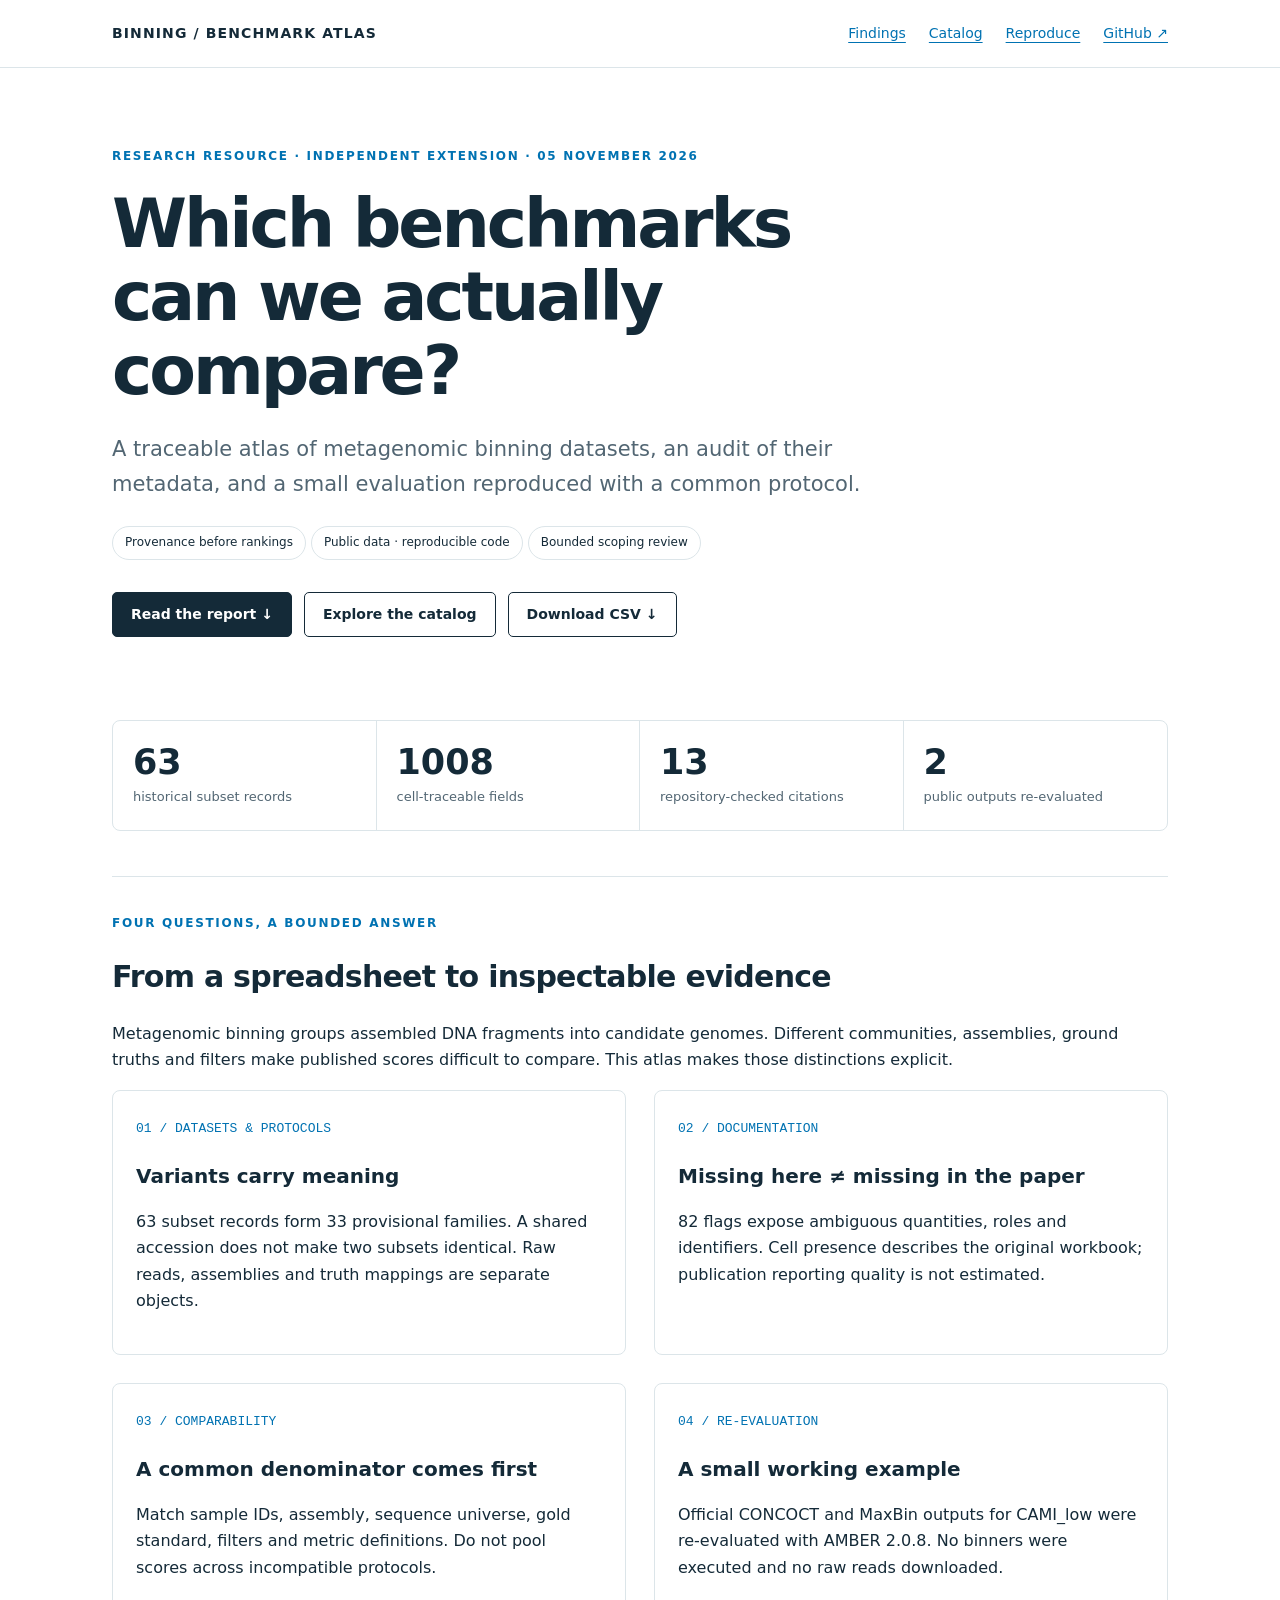
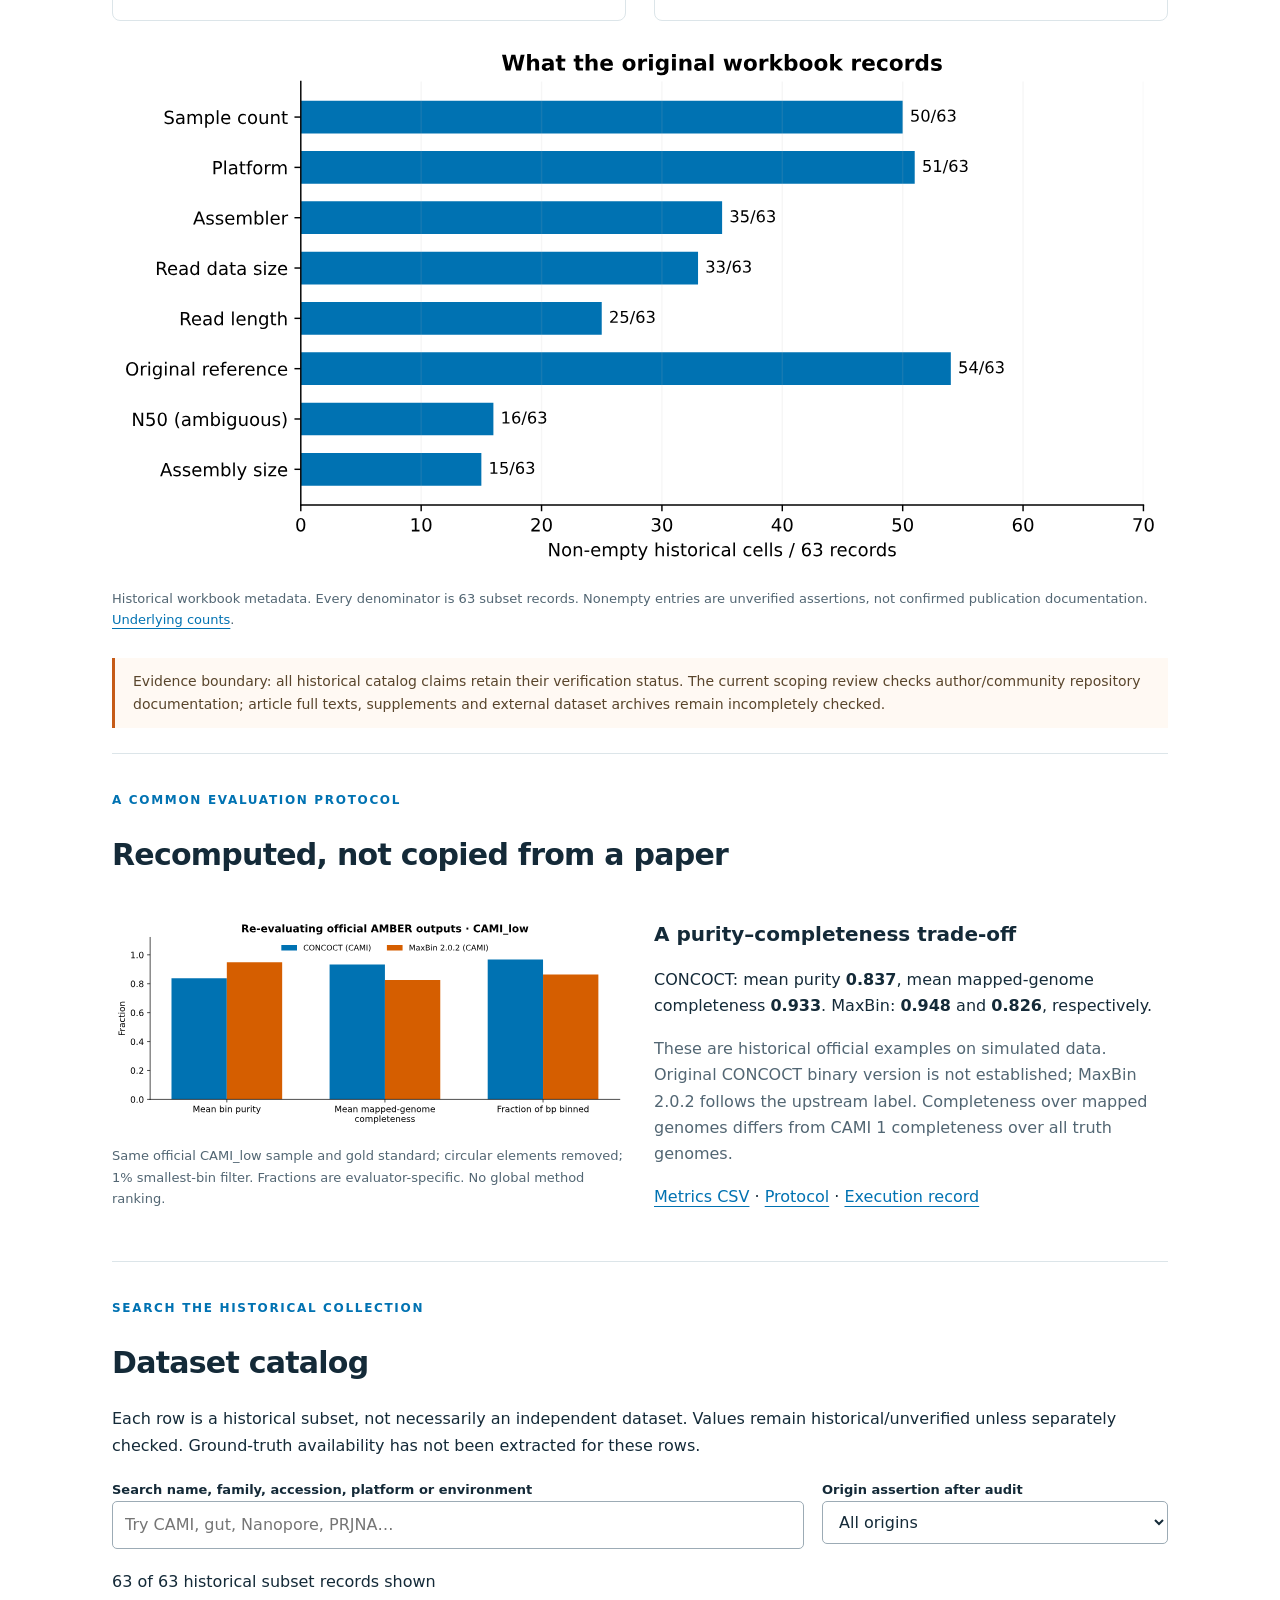
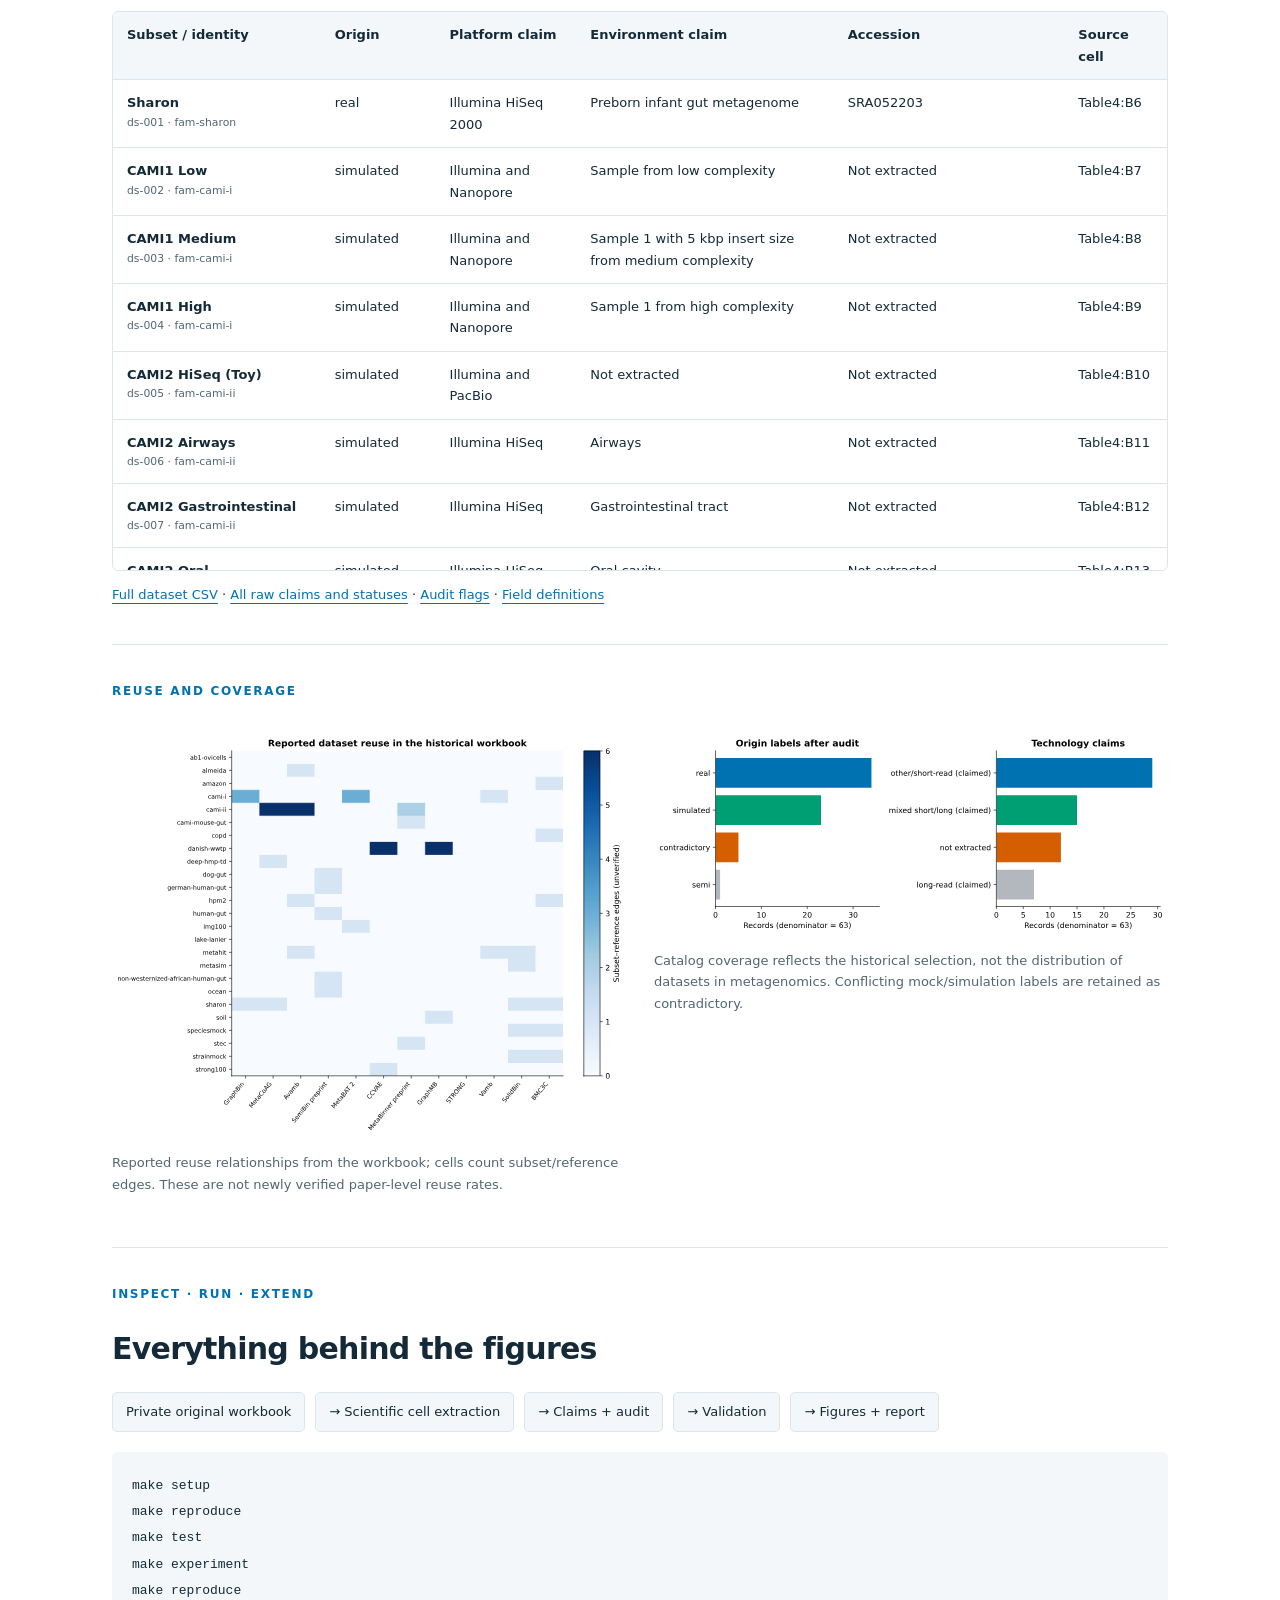
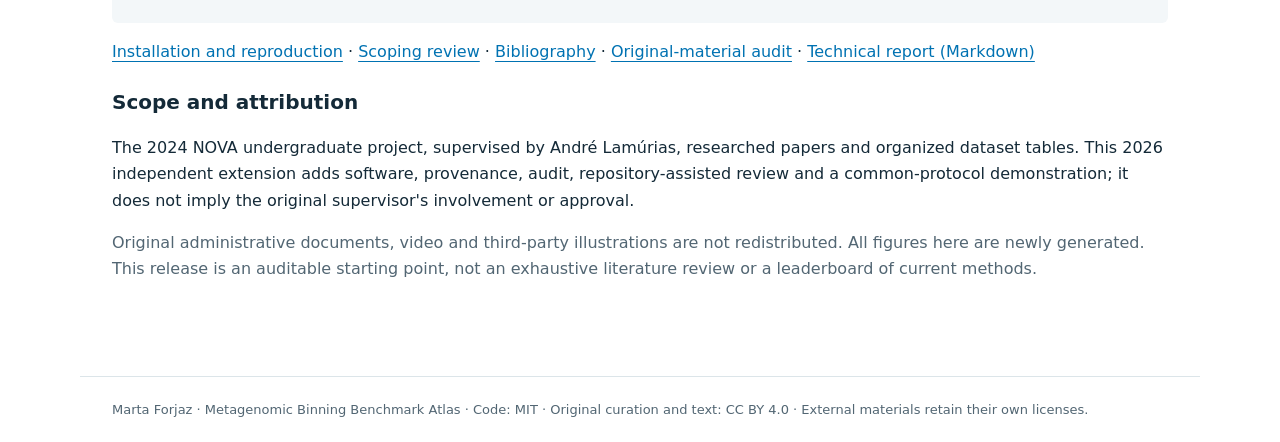
<file: index.html>
<!doctype html><html lang="en"><head><meta charset="utf-8"><meta name="viewport" content="width=device-width,initial-scale=1"><meta name="description" content="A provenance-aware metagenomic binning dataset atlas, historical workbook audit and reproducible AMBER re-evaluation."><title>Metagenomic Binning Benchmark Atlas</title><link rel="stylesheet" href="style.css"><script src="app.js" defer></script></head><body>
<header><nav aria-label="Main navigation"><strong>BINNING / BENCHMARK ATLAS</strong><div><a href="#findings">Findings</a><a href="#catalog">Catalog</a><a href="#reproduce">Reproduce</a><a href="https://github.com/martaforjaz/metagenomic-binning-benchmark-atlas">GitHub ↗</a></div></nav></header>
<main><div class="hero"><p class="eyebrow">Research resource · independent extension · 05 November 2026</p><h1>Which benchmarks<br>can we actually compare?</h1><p class="lead">A traceable atlas of metagenomic binning datasets, an audit of their metadata, and a small evaluation reproduced with a common protocol.</p><div><span class="pill">Provenance before rankings</span><span class="pill">Public data · reproducible code</span><span class="pill">Bounded scoping review</span></div><div class="buttons"><a class="button primary" href="downloads/technical_report.pdf">Read the report ↓</a><a class="button" href="#catalog">Explore the catalog</a><a class="button" href="downloads/datasets.csv">Download CSV ↓</a></div></div>
<div class="stats"><div><strong>63</strong><span>historical subset records</span></div><div><strong>1008</strong><span>cell-traceable fields</span></div><div><strong>13</strong><span>repository-checked citations</span></div><div><strong>2</strong><span>public outputs re-evaluated</span></div></div>
<section id="findings"><p class="eyebrow">Four questions, a bounded answer</p><h2>From a spreadsheet to inspectable evidence</h2><p>Metagenomic binning groups assembled DNA fragments into candidate genomes. Different communities, assemblies, ground truths and filters make published scores difficult to compare. This atlas makes those distinctions explicit.</p><div class="grid"><article class="card"><span class="num">01 / DATASETS & PROTOCOLS</span><h3>Variants carry meaning</h3><p>63 subset records form 33 provisional families. A shared accession does not make two subsets identical. Raw reads, assemblies and truth mappings are separate objects.</p></article><article class="card"><span class="num">02 / DOCUMENTATION</span><h3>Missing here ≠ missing in the paper</h3><p>82 flags expose ambiguous quantities, roles and identifiers. Cell presence describes the original workbook; publication reporting quality is not estimated.</p></article><article class="card"><span class="num">03 / COMPARABILITY</span><h3>A common denominator comes first</h3><p>Match sample IDs, assembly, sequence universe, gold standard, filters and metric definitions. Do not pool scores across incompatible protocols.</p></article><article class="card"><span class="num">04 / RE-EVALUATION</span><h3>A small working example</h3><p>Official CONCOCT and MaxBin outputs for CAMI_low were re-evaluated with AMBER 2.0.8. No binners were executed and no raw reads downloaded.</p></article></div>
<figure><img src="assets/metadata.svg" alt="Horizontal bars counting historical metadata fields present across 63 records"><figcaption>Historical workbook metadata. Every denominator is 63 subset records. Nonempty entries are unverified assertions, not confirmed publication documentation. <a href="downloads/field_presence.csv">Underlying counts</a>.</figcaption></figure>
<div class="note">Evidence boundary: all historical catalog claims retain their verification status. The current scoping review checks author/community repository documentation; article full texts, supplements and external dataset archives remain incompletely checked.</div></section>
<section><p class="eyebrow">A common evaluation protocol</p><h2>Recomputed, not copied from a paper</h2><div class="grid"><figure><img src="assets/evaluation.svg" alt="AMBER mean purity, mapped-genome completeness and binned fraction for two official CAMI_low outputs"><figcaption>Same official CAMI_low sample and gold standard; circular elements removed; 1% smallest-bin filter. Fractions are evaluator-specific. No global method ranking.</figcaption></figure><div><h3>A purity–completeness trade-off</h3><p>CONCOCT: mean purity <strong>0.837</strong>, mean mapped-genome completeness <strong>0.933</strong>. MaxBin: <strong>0.948</strong> and <strong>0.826</strong>, respectively.</p><p class="muted">These are historical official examples on simulated data. Original CONCOCT binary version is not established; MaxBin 2.0.2 follows the upstream label. Completeness over mapped genomes differs from CAMI 1 completeness over all truth genomes.</p><a href="downloads/metrics.csv">Metrics CSV</a> · <a href="downloads/protocol.json">Protocol</a> · <a href="downloads/run.json">Execution record</a></div></div></section>
<section id="catalog"><p class="eyebrow">Search the historical collection</p><h2>Dataset catalog</h2><p>Each row is a historical subset, not necessarily an independent dataset. Values remain historical/unverified unless separately checked. Ground-truth availability has not been extracted for these rows.</p><div class="filters"><div><label for="search">Search name, family, accession, platform or environment</label><input id="search" type="search" placeholder="Try CAMI, gut, Nanopore, PRJNA…"></div><div><label for="origin">Origin assertion after audit</label><select id="origin"><option value="">All origins</option><option value="real">Real (historical)</option><option value="simulated">Simulated (historical)</option><option value="semi">Semi (historical)</option><option value="contradictory">Contradictory</option></select></div></div><p id="count" aria-live="polite">Loading catalog…</p><div class="tablewrap"><table><thead><tr><th scope="col">Subset / identity</th><th scope="col">Origin</th><th scope="col">Platform claim</th><th scope="col">Environment claim</th><th scope="col">Accession</th><th scope="col">Source cell</th></tr></thead><tbody id="catalog-body"></tbody></table></div><p class="download"><a href="downloads/datasets.csv">Full dataset CSV</a> · <a href="downloads/claims.csv">All raw claims and statuses</a> · <a href="downloads/issues.csv">Audit flags</a> · <a href="downloads/data_dictionary.md">Field definitions</a></p></section>
<section><p class="eyebrow">Reuse and coverage</p><div class="grid"><figure><img src="assets/reuse.svg" alt="Matrix of workbook-reported subset reuse by family and selected study"><figcaption>Reported reuse relationships from the workbook; cells count subset/reference edges. These are not newly verified paper-level reuse rates.</figcaption></figure><figure><img src="assets/coverage.svg" alt="Counts of historical origin and technology assertions"><figcaption>Catalog coverage reflects the historical selection, not the distribution of datasets in metagenomics. Conflicting mock/simulation labels are retained as contradictory.</figcaption></figure></div></section>
<section id="reproduce"><p class="eyebrow">Inspect · run · extend</p><h2>Everything behind the figures</h2><div class="workflow"><span>Private original workbook</span><span>→ Scientific cell extraction</span><span>→ Claims + audit</span><span>→ Validation</span><span>→ Figures + report</span></div><pre><code>make setup
make reproduce
make test
make experiment
make reproduce</code></pre><p><a href="https://github.com/martaforjaz/metagenomic-binning-benchmark-atlas/blob/main/docs/reproduce.md">Installation and reproduction</a> · <a href="downloads/review.md">Scoping review</a> · <a href="downloads/bibliography.bib">Bibliography</a> · <a href="downloads/audit.md">Original-material audit</a> · <a href="downloads/technical_report.md">Technical report (Markdown)</a></p><h3>Scope and attribution</h3><p>The 2024 NOVA undergraduate project, supervised by André Lamúrias, researched papers and organized dataset tables. This 2026 independent extension adds software, provenance, audit, repository-assisted review and a common-protocol demonstration; it does not imply the original supervisor's involvement or approval.</p><p class="muted">Original administrative documents, video and third-party illustrations are not redistributed. All figures here are newly generated. This release is an auditable starting point, not an exhaustive literature review or a leaderboard of current methods.</p></section>
</main><footer>Marta Forjaz · Metagenomic Binning Benchmark Atlas · Code: MIT · Original curation and text: CC BY 4.0 · External materials retain their own licenses.</footer></body></html>
</file>
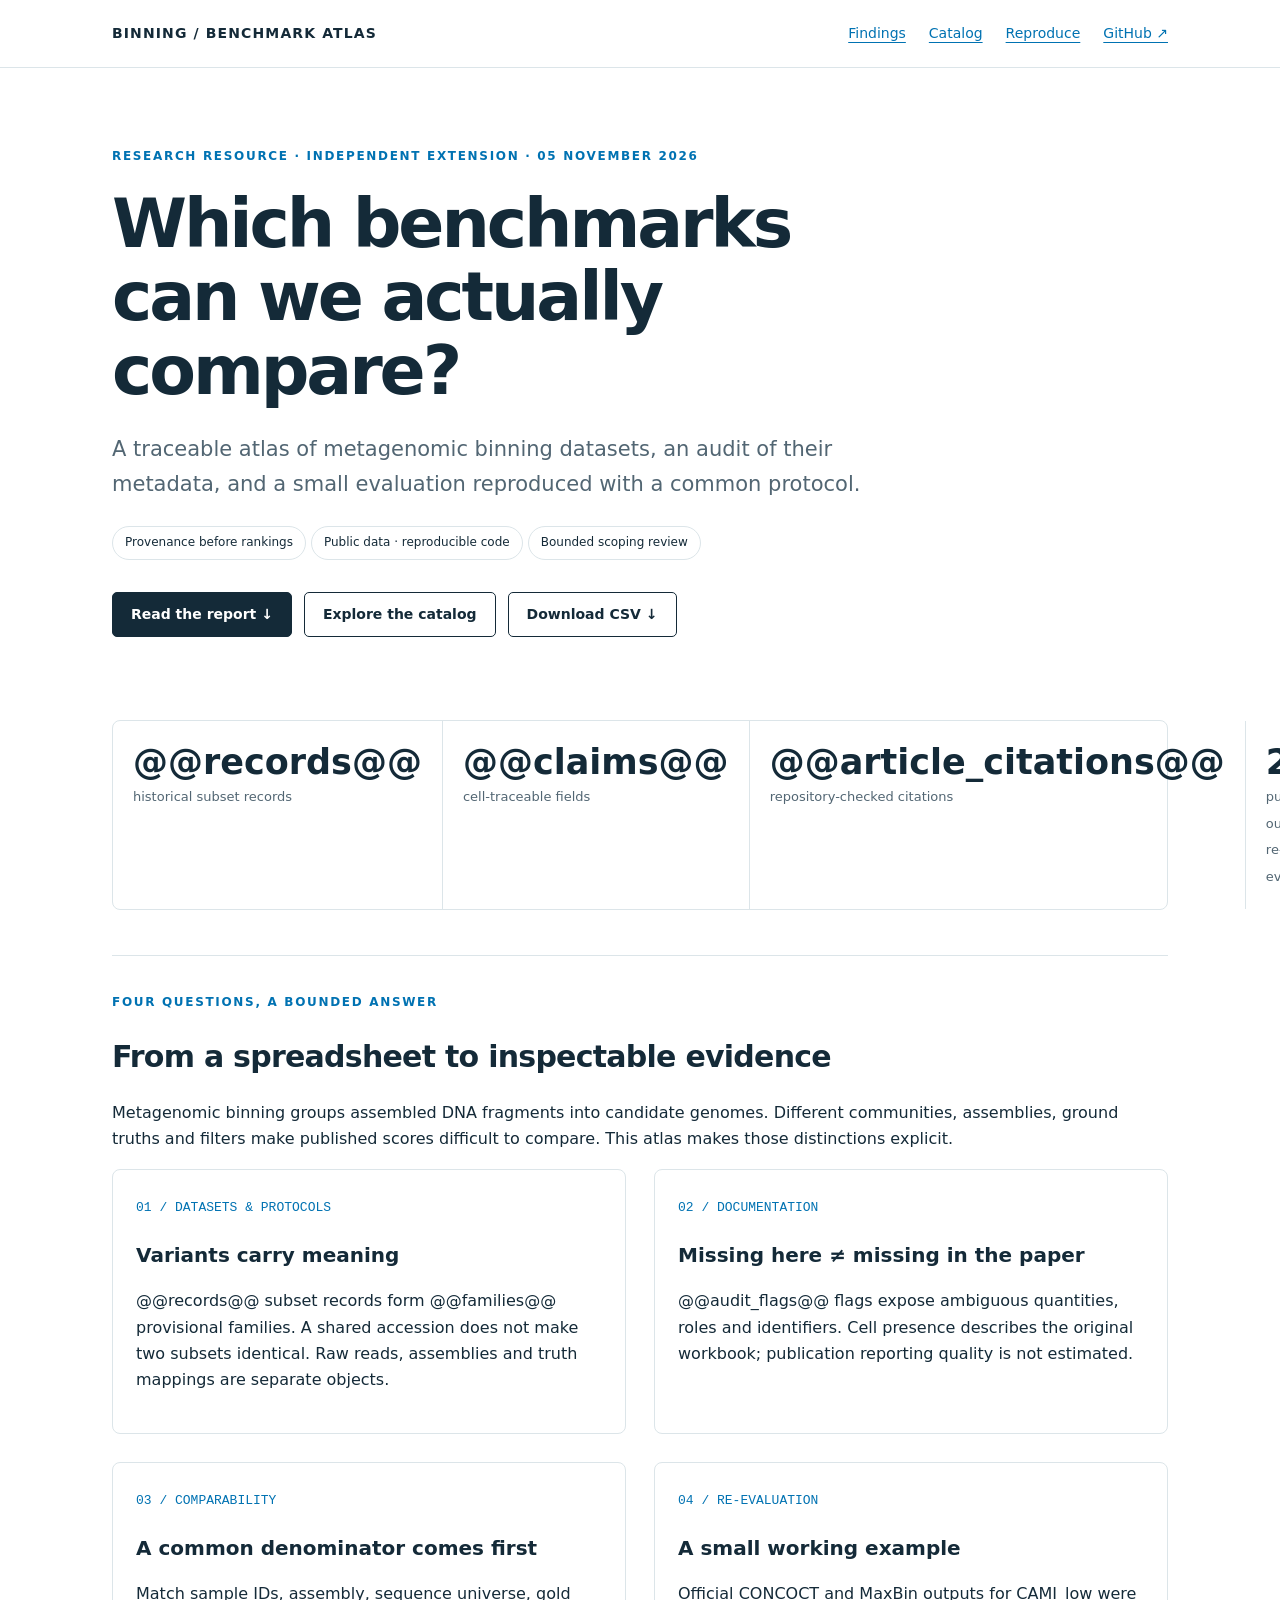
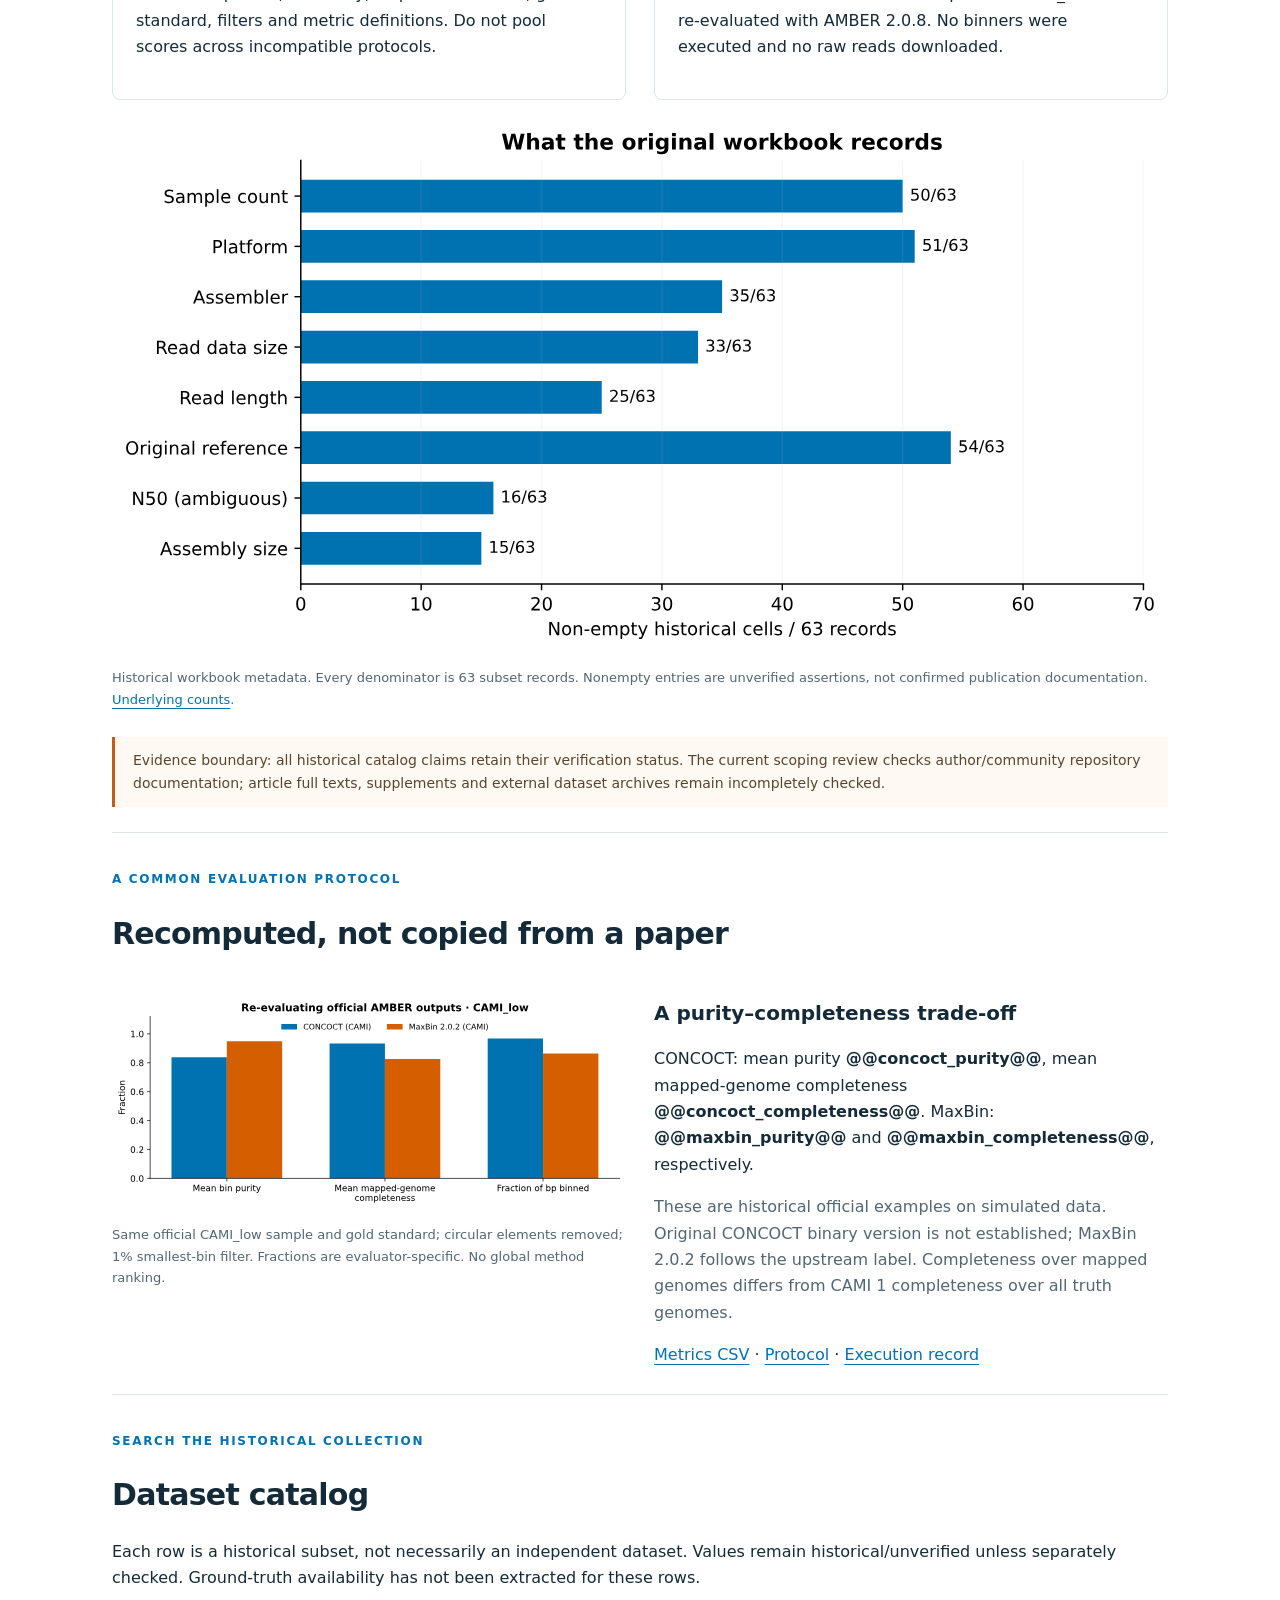
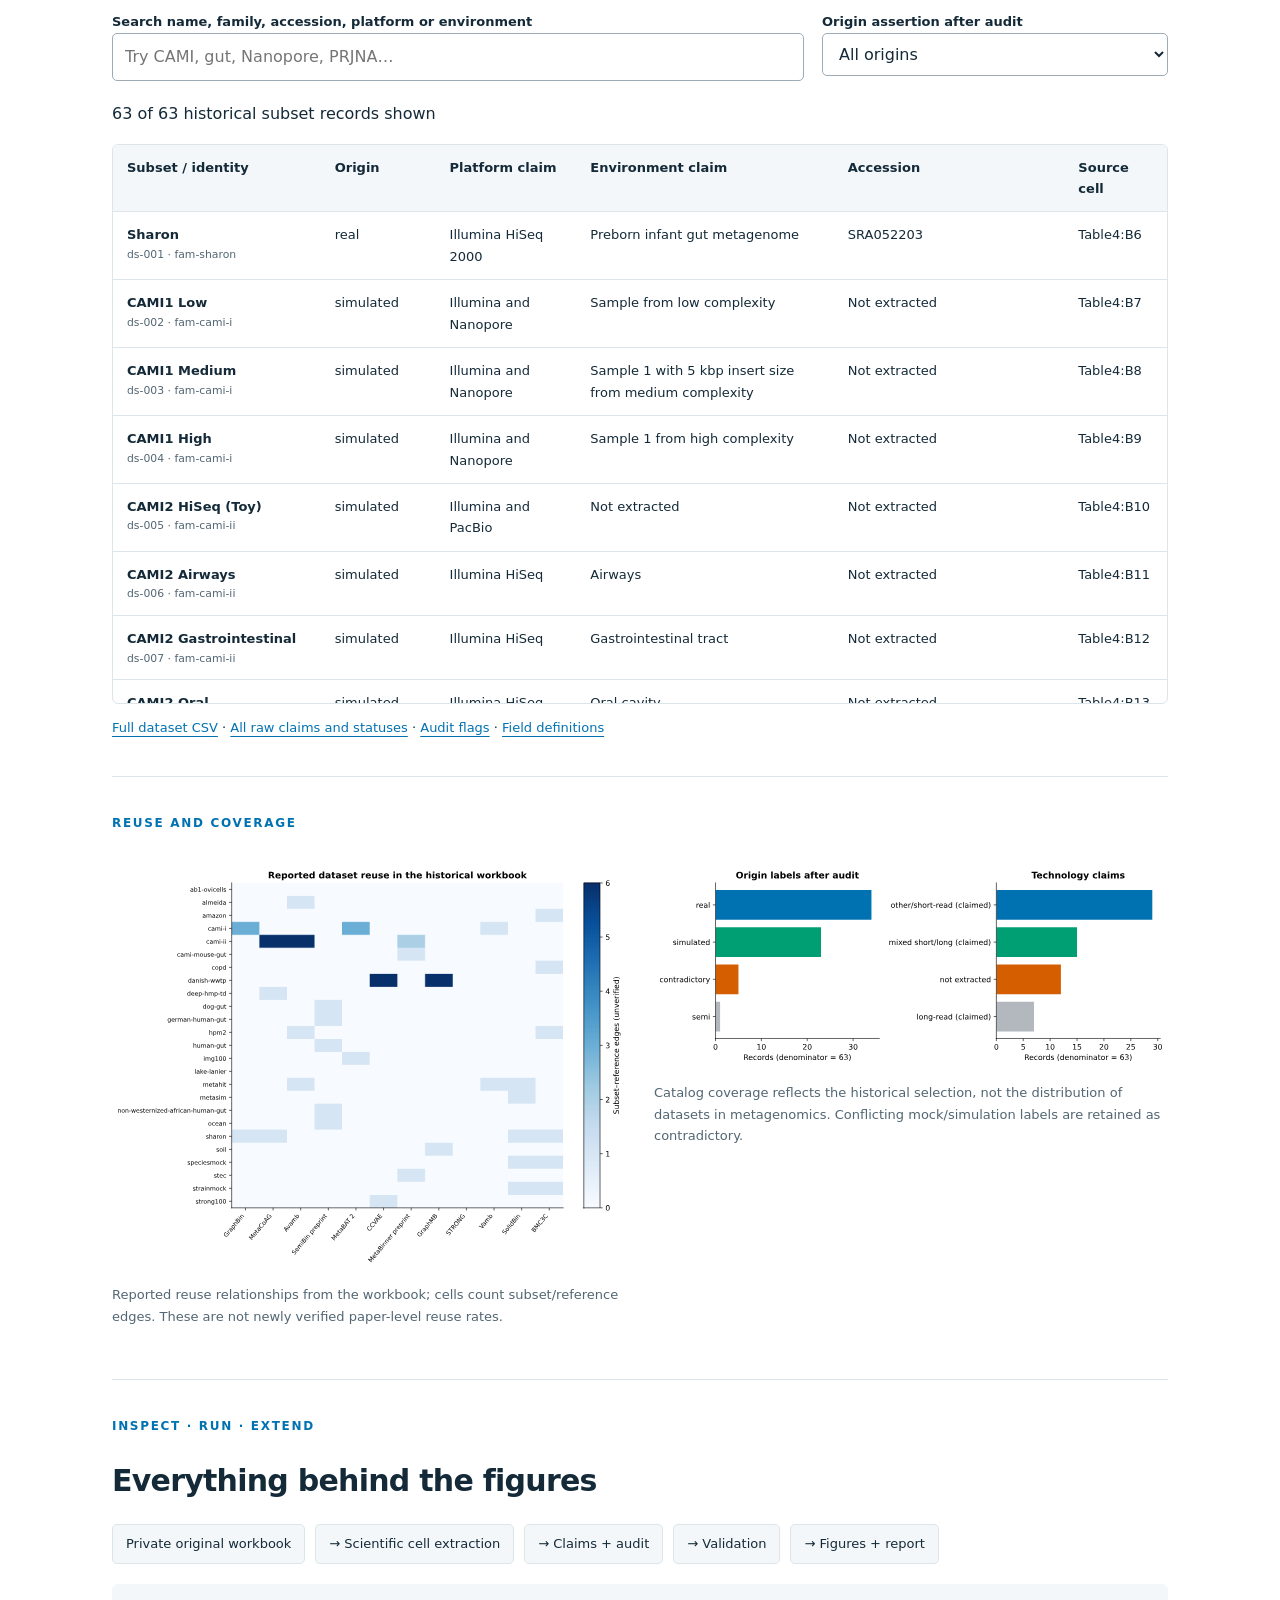
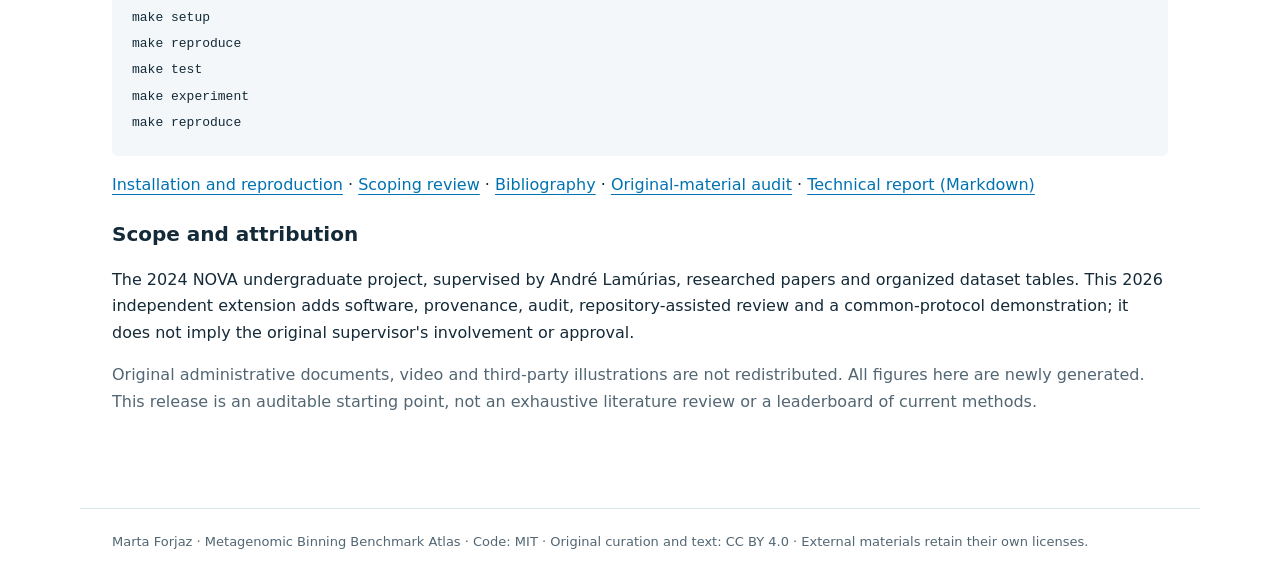
<file: template.html>
<!doctype html><html lang="en"><head><meta charset="utf-8"><meta name="viewport" content="width=device-width,initial-scale=1"><meta name="description" content="A provenance-aware metagenomic binning dataset atlas, historical workbook audit and reproducible AMBER re-evaluation."><title>Metagenomic Binning Benchmark Atlas</title><link rel="stylesheet" href="style.css"><script src="app.js" defer></script></head><body>
<header><nav aria-label="Main navigation"><strong>BINNING / BENCHMARK ATLAS</strong><div><a href="#findings">Findings</a><a href="#catalog">Catalog</a><a href="#reproduce">Reproduce</a><a href="https://github.com/martaforjaz/metagenomic-binning-benchmark-atlas">GitHub ↗</a></div></nav></header>
<main><div class="hero"><p class="eyebrow">Research resource · independent extension · 05 November 2026</p><h1>Which benchmarks<br>can we actually compare?</h1><p class="lead">A traceable atlas of metagenomic binning datasets, an audit of their metadata, and a small evaluation reproduced with a common protocol.</p><div><span class="pill">Provenance before rankings</span><span class="pill">Public data · reproducible code</span><span class="pill">Bounded scoping review</span></div><div class="buttons"><a class="button primary" href="downloads/technical_report.pdf">Read the report ↓</a><a class="button" href="#catalog">Explore the catalog</a><a class="button" href="downloads/datasets.csv">Download CSV ↓</a></div></div>
<div class="stats"><div><strong>@@records@@</strong><span>historical subset records</span></div><div><strong>@@claims@@</strong><span>cell-traceable fields</span></div><div><strong>@@article_citations@@</strong><span>repository-checked citations</span></div><div><strong>2</strong><span>public outputs re-evaluated</span></div></div>
<section id="findings"><p class="eyebrow">Four questions, a bounded answer</p><h2>From a spreadsheet to inspectable evidence</h2><p>Metagenomic binning groups assembled DNA fragments into candidate genomes. Different communities, assemblies, ground truths and filters make published scores difficult to compare. This atlas makes those distinctions explicit.</p><div class="grid"><article class="card"><span class="num">01 / DATASETS & PROTOCOLS</span><h3>Variants carry meaning</h3><p>@@records@@ subset records form @@families@@ provisional families. A shared accession does not make two subsets identical. Raw reads, assemblies and truth mappings are separate objects.</p></article><article class="card"><span class="num">02 / DOCUMENTATION</span><h3>Missing here ≠ missing in the paper</h3><p>@@audit_flags@@ flags expose ambiguous quantities, roles and identifiers. Cell presence describes the original workbook; publication reporting quality is not estimated.</p></article><article class="card"><span class="num">03 / COMPARABILITY</span><h3>A common denominator comes first</h3><p>Match sample IDs, assembly, sequence universe, gold standard, filters and metric definitions. Do not pool scores across incompatible protocols.</p></article><article class="card"><span class="num">04 / RE-EVALUATION</span><h3>A small working example</h3><p>Official CONCOCT and MaxBin outputs for CAMI_low were re-evaluated with AMBER 2.0.8. No binners were executed and no raw reads downloaded.</p></article></div>
<figure><img src="assets/metadata.svg" alt="Horizontal bars counting historical metadata fields present across 63 records"><figcaption>Historical workbook metadata. Every denominator is 63 subset records. Nonempty entries are unverified assertions, not confirmed publication documentation. <a href="downloads/field_presence.csv">Underlying counts</a>.</figcaption></figure>
<div class="note">Evidence boundary: all historical catalog claims retain their verification status. The current scoping review checks author/community repository documentation; article full texts, supplements and external dataset archives remain incompletely checked.</div></section>
<section><p class="eyebrow">A common evaluation protocol</p><h2>Recomputed, not copied from a paper</h2><div class="grid"><figure><img src="assets/evaluation.svg" alt="AMBER mean purity, mapped-genome completeness and binned fraction for two official CAMI_low outputs"><figcaption>Same official CAMI_low sample and gold standard; circular elements removed; 1% smallest-bin filter. Fractions are evaluator-specific. No global method ranking.</figcaption></figure><div><h3>A purity–completeness trade-off</h3><p>CONCOCT: mean purity <strong>@@concoct_purity@@</strong>, mean mapped-genome completeness <strong>@@concoct_completeness@@</strong>. MaxBin: <strong>@@maxbin_purity@@</strong> and <strong>@@maxbin_completeness@@</strong>, respectively.</p><p class="muted">These are historical official examples on simulated data. Original CONCOCT binary version is not established; MaxBin 2.0.2 follows the upstream label. Completeness over mapped genomes differs from CAMI 1 completeness over all truth genomes.</p><a href="downloads/metrics.csv">Metrics CSV</a> · <a href="downloads/protocol.json">Protocol</a> · <a href="downloads/run.json">Execution record</a></div></div></section>
<section id="catalog"><p class="eyebrow">Search the historical collection</p><h2>Dataset catalog</h2><p>Each row is a historical subset, not necessarily an independent dataset. Values remain historical/unverified unless separately checked. Ground-truth availability has not been extracted for these rows.</p><div class="filters"><div><label for="search">Search name, family, accession, platform or environment</label><input id="search" type="search" placeholder="Try CAMI, gut, Nanopore, PRJNA…"></div><div><label for="origin">Origin assertion after audit</label><select id="origin"><option value="">All origins</option><option value="real">Real (historical)</option><option value="simulated">Simulated (historical)</option><option value="semi">Semi (historical)</option><option value="contradictory">Contradictory</option></select></div></div><p id="count" aria-live="polite">Loading catalog…</p><div class="tablewrap"><table><thead><tr><th scope="col">Subset / identity</th><th scope="col">Origin</th><th scope="col">Platform claim</th><th scope="col">Environment claim</th><th scope="col">Accession</th><th scope="col">Source cell</th></tr></thead><tbody id="catalog-body"></tbody></table></div><p class="download"><a href="downloads/datasets.csv">Full dataset CSV</a> · <a href="downloads/claims.csv">All raw claims and statuses</a> · <a href="downloads/issues.csv">Audit flags</a> · <a href="downloads/data_dictionary.md">Field definitions</a></p></section>
<section><p class="eyebrow">Reuse and coverage</p><div class="grid"><figure><img src="assets/reuse.svg" alt="Matrix of workbook-reported subset reuse by family and selected study"><figcaption>Reported reuse relationships from the workbook; cells count subset/reference edges. These are not newly verified paper-level reuse rates.</figcaption></figure><figure><img src="assets/coverage.svg" alt="Counts of historical origin and technology assertions"><figcaption>Catalog coverage reflects the historical selection, not the distribution of datasets in metagenomics. Conflicting mock/simulation labels are retained as contradictory.</figcaption></figure></div></section>
<section id="reproduce"><p class="eyebrow">Inspect · run · extend</p><h2>Everything behind the figures</h2><div class="workflow"><span>Private original workbook</span><span>→ Scientific cell extraction</span><span>→ Claims + audit</span><span>→ Validation</span><span>→ Figures + report</span></div><pre><code>make setup
make reproduce
make test
make experiment
make reproduce</code></pre><p><a href="https://github.com/martaforjaz/metagenomic-binning-benchmark-atlas/blob/main/docs/reproduce.md">Installation and reproduction</a> · <a href="downloads/review.md">Scoping review</a> · <a href="downloads/bibliography.bib">Bibliography</a> · <a href="downloads/audit.md">Original-material audit</a> · <a href="downloads/technical_report.md">Technical report (Markdown)</a></p><h3>Scope and attribution</h3><p>The 2024 NOVA undergraduate project, supervised by André Lamúrias, researched papers and organized dataset tables. This 2026 independent extension adds software, provenance, audit, repository-assisted review and a common-protocol demonstration; it does not imply the original supervisor's involvement or approval.</p><p class="muted">Original administrative documents, video and third-party illustrations are not redistributed. All figures here are newly generated. This release is an auditable starting point, not an exhaustive literature review or a leaderboard of current methods.</p></section>
</main><footer>Marta Forjaz · Metagenomic Binning Benchmark Atlas · Code: MIT · Original curation and text: CC BY 4.0 · External materials retain their own licenses.</footer></body></html>
</file>
<file: style.css>
:root{--ink:#142a38;--muted:#526673;--blue:#0072b2;--line:#dce5e9;--pale:#f3f7f9;--orange:#c65b18}*{box-sizing:border-box}body{margin:0;color:var(--ink);font:16px/1.65 system-ui,-apple-system,BlinkMacSystemFont,"Segoe UI",sans-serif;background:#fff}a{color:var(--blue);text-underline-offset:4px}header{border-bottom:1px solid var(--line)}nav,main,footer{max-width:1120px;margin:auto;padding:22px 32px}nav{display:flex;align-items:center;justify-content:space-between;gap:20px}nav strong{font-size:14px;letter-spacing:.08em}nav div{display:flex;gap:23px;font-size:14px}h1{font-size:clamp(36px,5.6vw,68px);line-height:1.08;letter-spacing:-.045em;font-weight:650;max-width:860px;margin:20px 0 25px}h2{font-size:30px;line-height:1.25;letter-spacing:-.025em}h3{font-size:20px;margin-bottom:8px}.eyebrow{font-size:12px;letter-spacing:.14em;font-weight:700;color:var(--blue);text-transform:uppercase}.lead{font-size:21px;max-width:770px;color:var(--muted)}.hero{padding:45px 0 25px}.pill{font-size:12px;border:1px solid var(--line);border-radius:20px;padding:6px 12px;display:inline-block;margin:4px 5px 4px 0}.buttons{display:flex;gap:12px;flex-wrap:wrap;margin:28px 0}.button{padding:10px 18px;border:1px solid var(--ink);border-radius:5px;text-decoration:none;color:var(--ink);font-weight:600;font-size:14px}.button.primary{background:var(--ink);color:#fff}.stats{display:grid;grid-template-columns:repeat(4,1fr);margin:30px 0 45px;border:1px solid var(--line);border-radius:8px}.stats div{padding:20px;border-right:1px solid var(--line)}.stats div:last-child{border:none}.stats strong{display:block;font-size:35px;line-height:1.2}.stats span{font-size:13px;color:var(--muted)}section{padding:25px 0;border-top:1px solid var(--line);scroll-margin-top:20px}.grid{display:grid;grid-template-columns:1fr 1fr;gap:28px}.note{border-left:3px solid var(--orange);padding:12px 18px;background:#fff9f3;font-size:14px;color:#59452c}.card{border:1px solid var(--line);border-radius:8px;padding:23px}.card .num{font:13px ui-monospace,monospace;color:var(--blue)}figure{margin:20px 0}figure img{width:100%;height:auto}figcaption{color:var(--muted);font-size:13px;padding:7px 0}label{display:block;font-size:13px;font-weight:600}input,select{font:inherit;border:1px solid #9cabb5;border-radius:5px;padding:10px 12px;background:#fff;color:var(--ink);width:100%}.filters{display:grid;grid-template-columns:2fr 1fr;gap:18px;margin:20px 0}.tablewrap{overflow-x:auto;max-height:560px;border:1px solid var(--line);border-radius:6px}table{border-collapse:collapse;width:100%;font-size:13px;text-align:left}th,td{padding:12px 14px;border-bottom:1px solid var(--line);vertical-align:top}th{background:var(--pale);position:sticky;top:0}td:first-child{min-width:165px;font-weight:600}td small{display:block;color:var(--muted);font-weight:400}code{font-size:13px}pre{padding:20px;background:var(--pale);border-radius:6px;overflow-x:auto}footer{border-top:1px solid var(--line);font-size:13px;color:var(--muted);margin-top:30px}.muted{color:var(--muted)}.download{font-size:13px}.workflow{display:flex;gap:10px;flex-wrap:wrap;margin:20px 0}.workflow span{padding:8px 13px;background:var(--pale);border:1px solid var(--line);border-radius:5px;font-size:13px}@media(max-width:700px){nav,main,footer{padding:18px}nav{align-items:flex-start}nav div{gap:10px;flex-wrap:wrap}.grid{grid-template-columns:1fr}.stats{grid-template-columns:1fr 1fr}.stats div{border-bottom:1px solid var(--line)}.filters{grid-template-columns:1fr}.lead{font-size:18px}}
</file>
